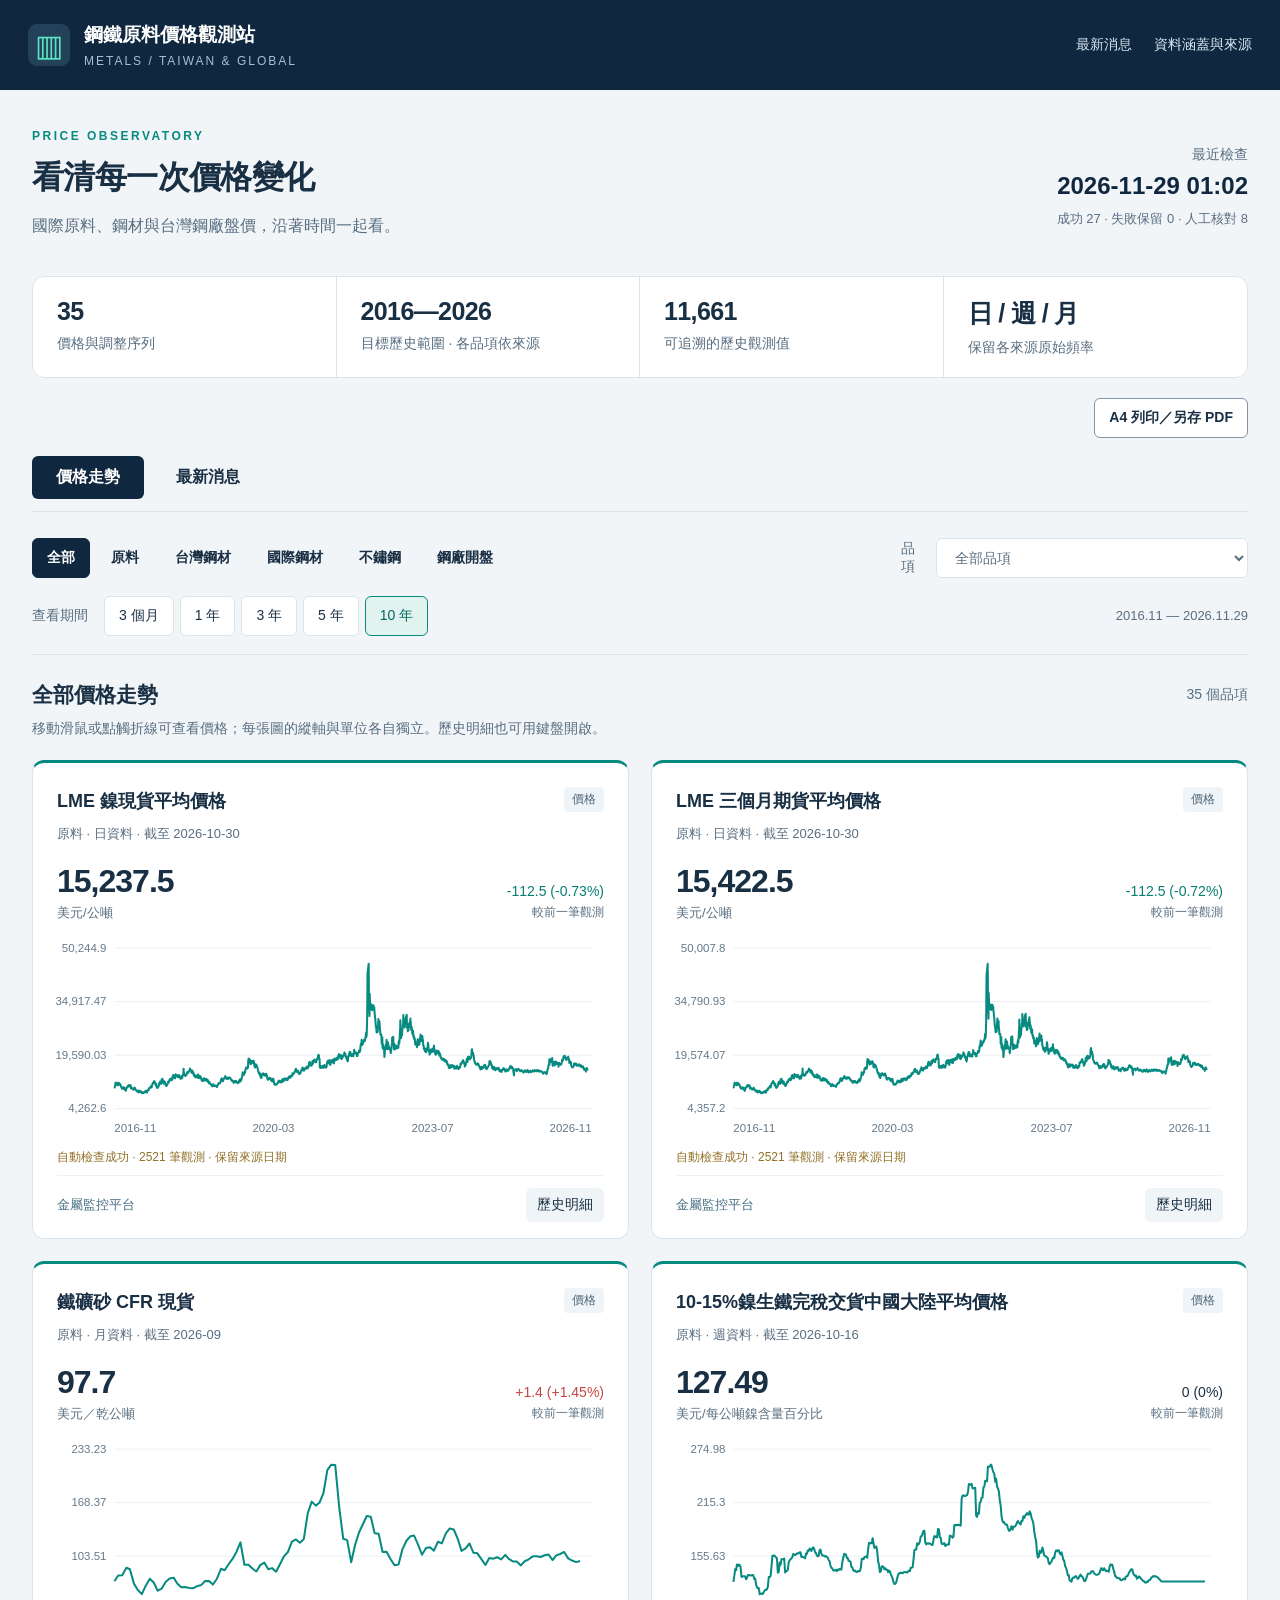
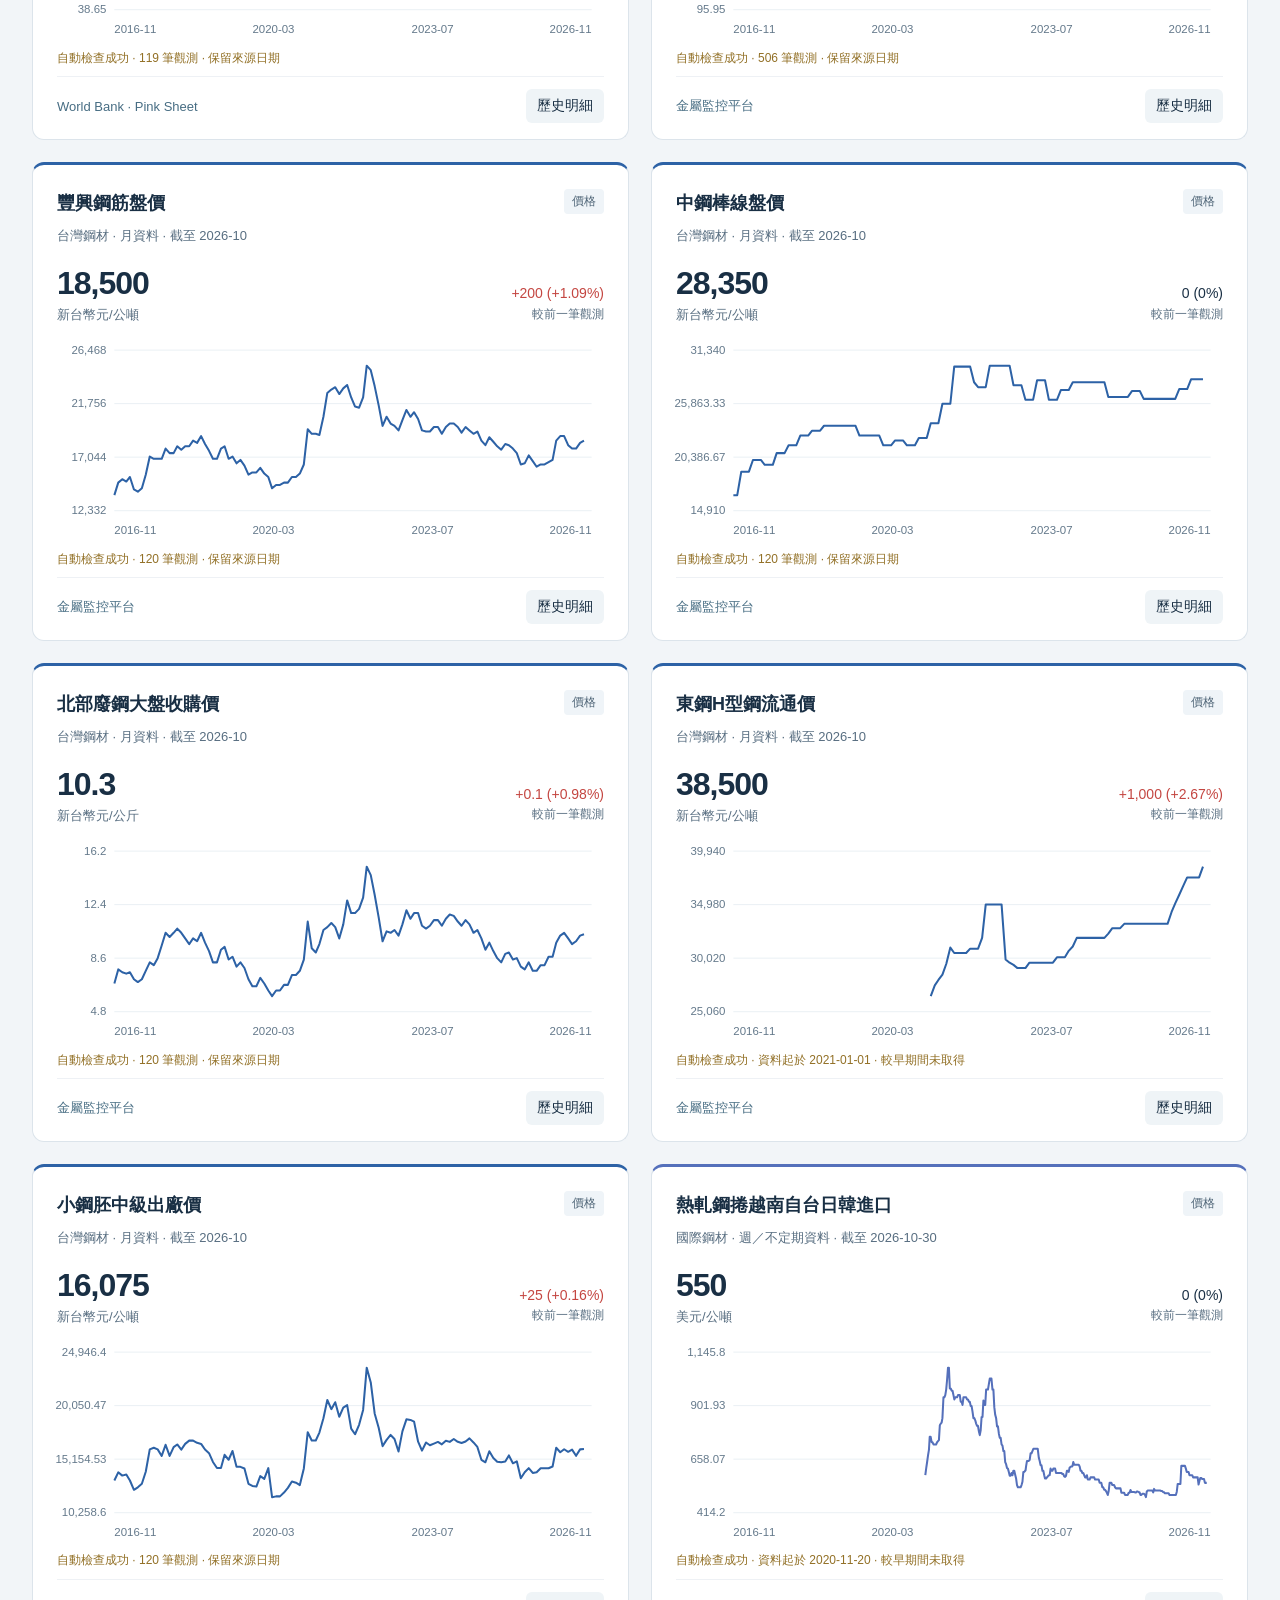
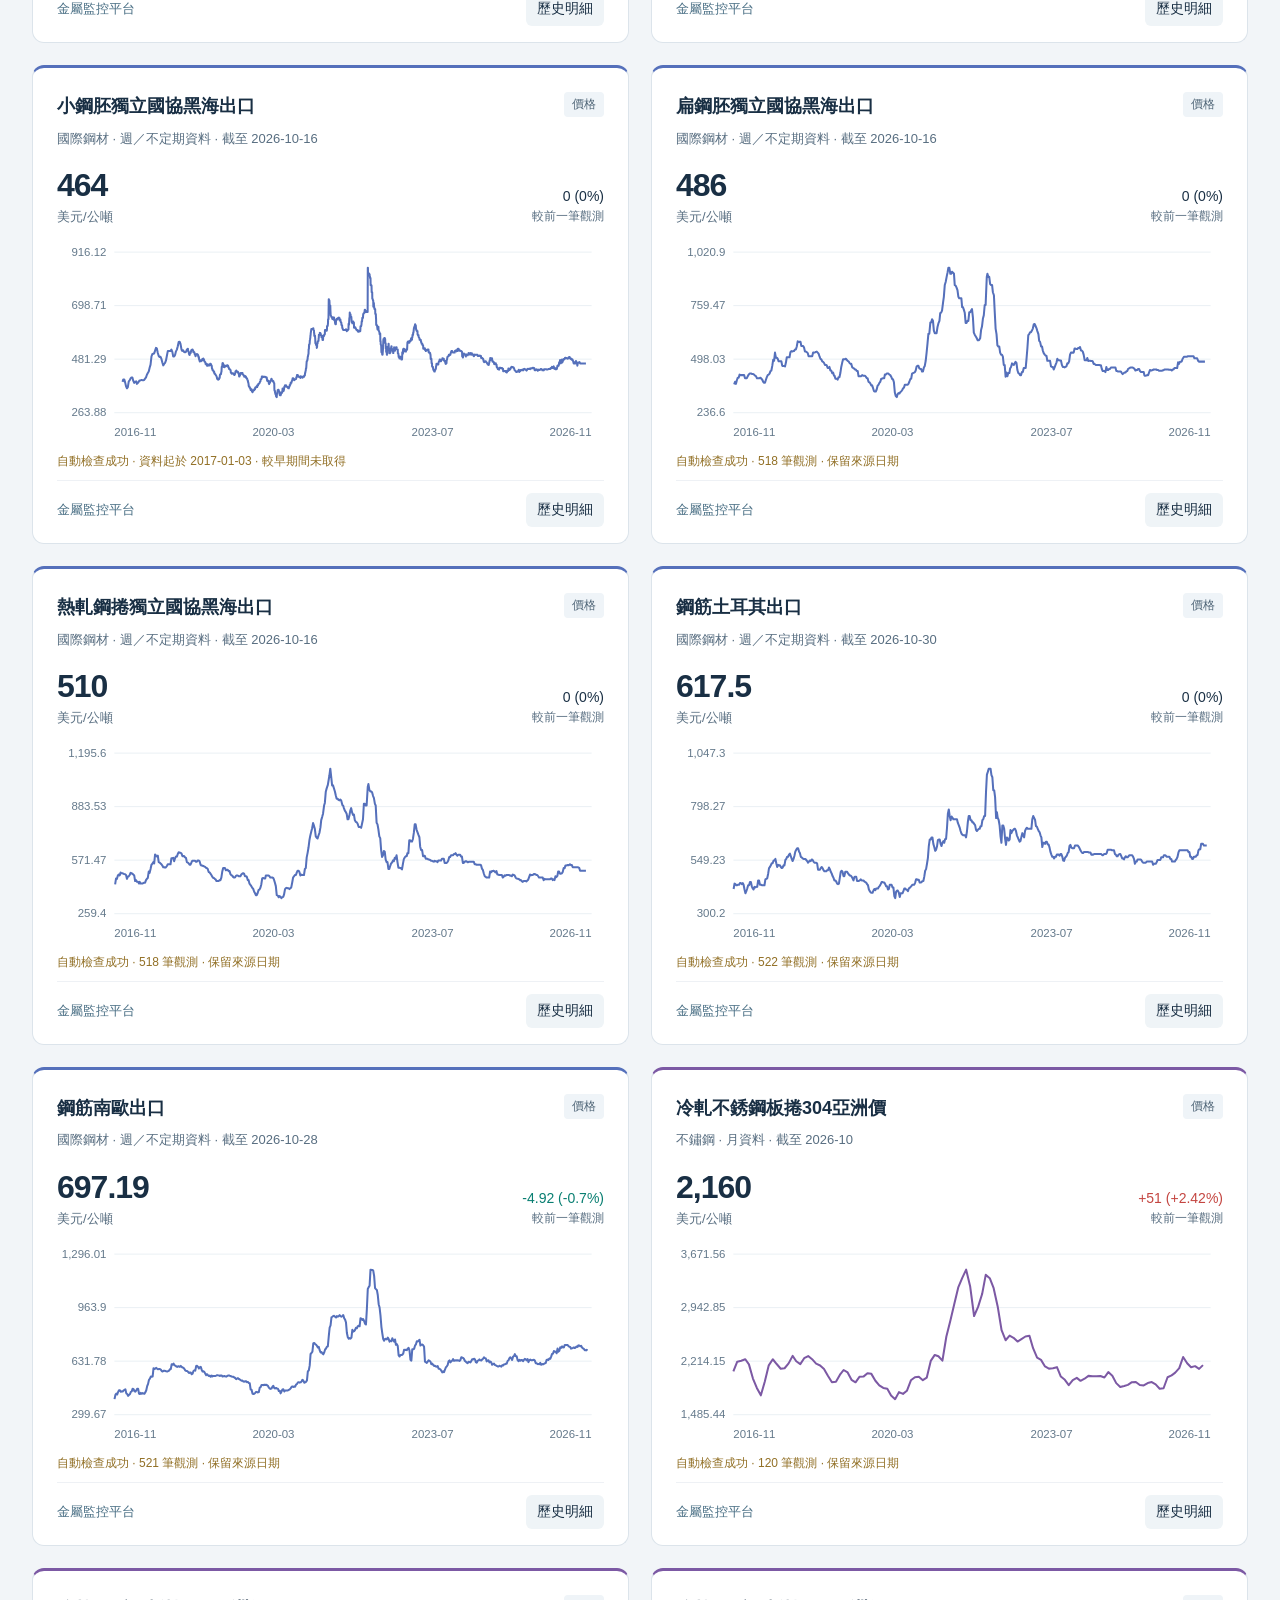
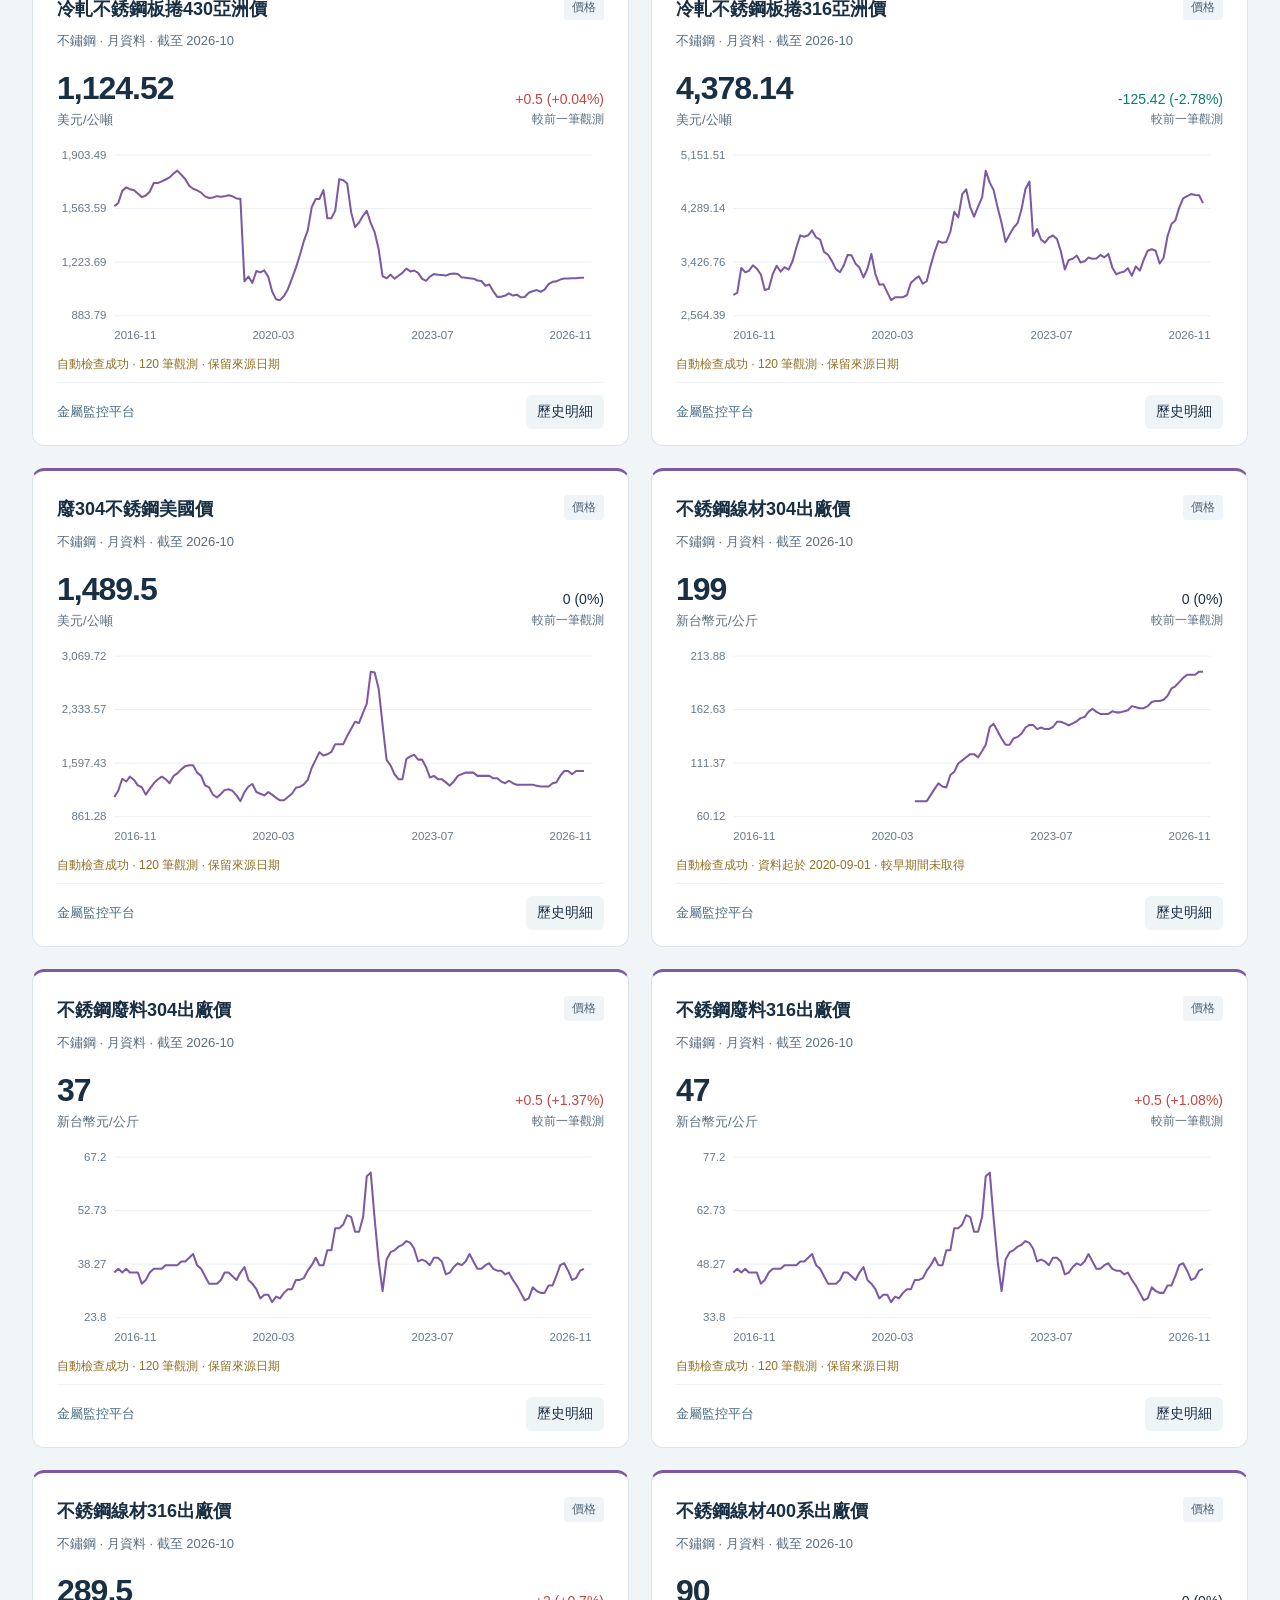
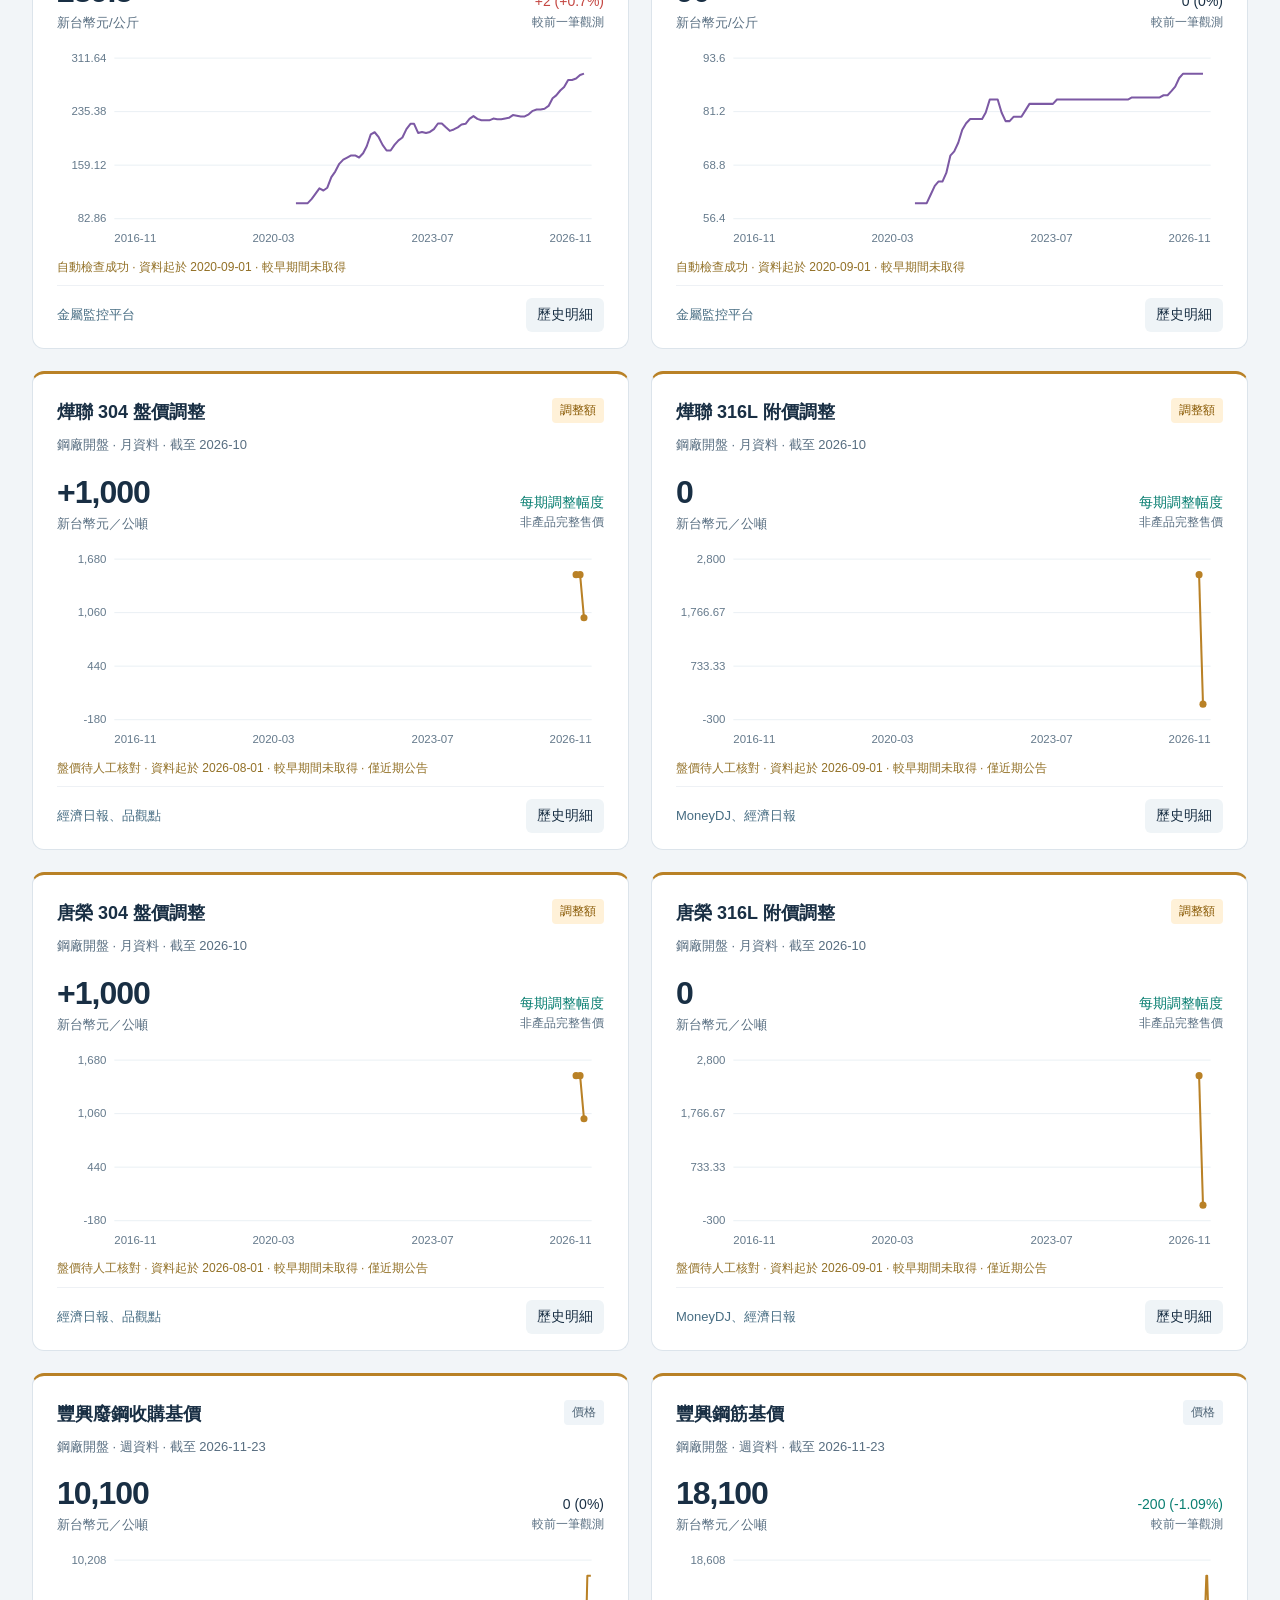
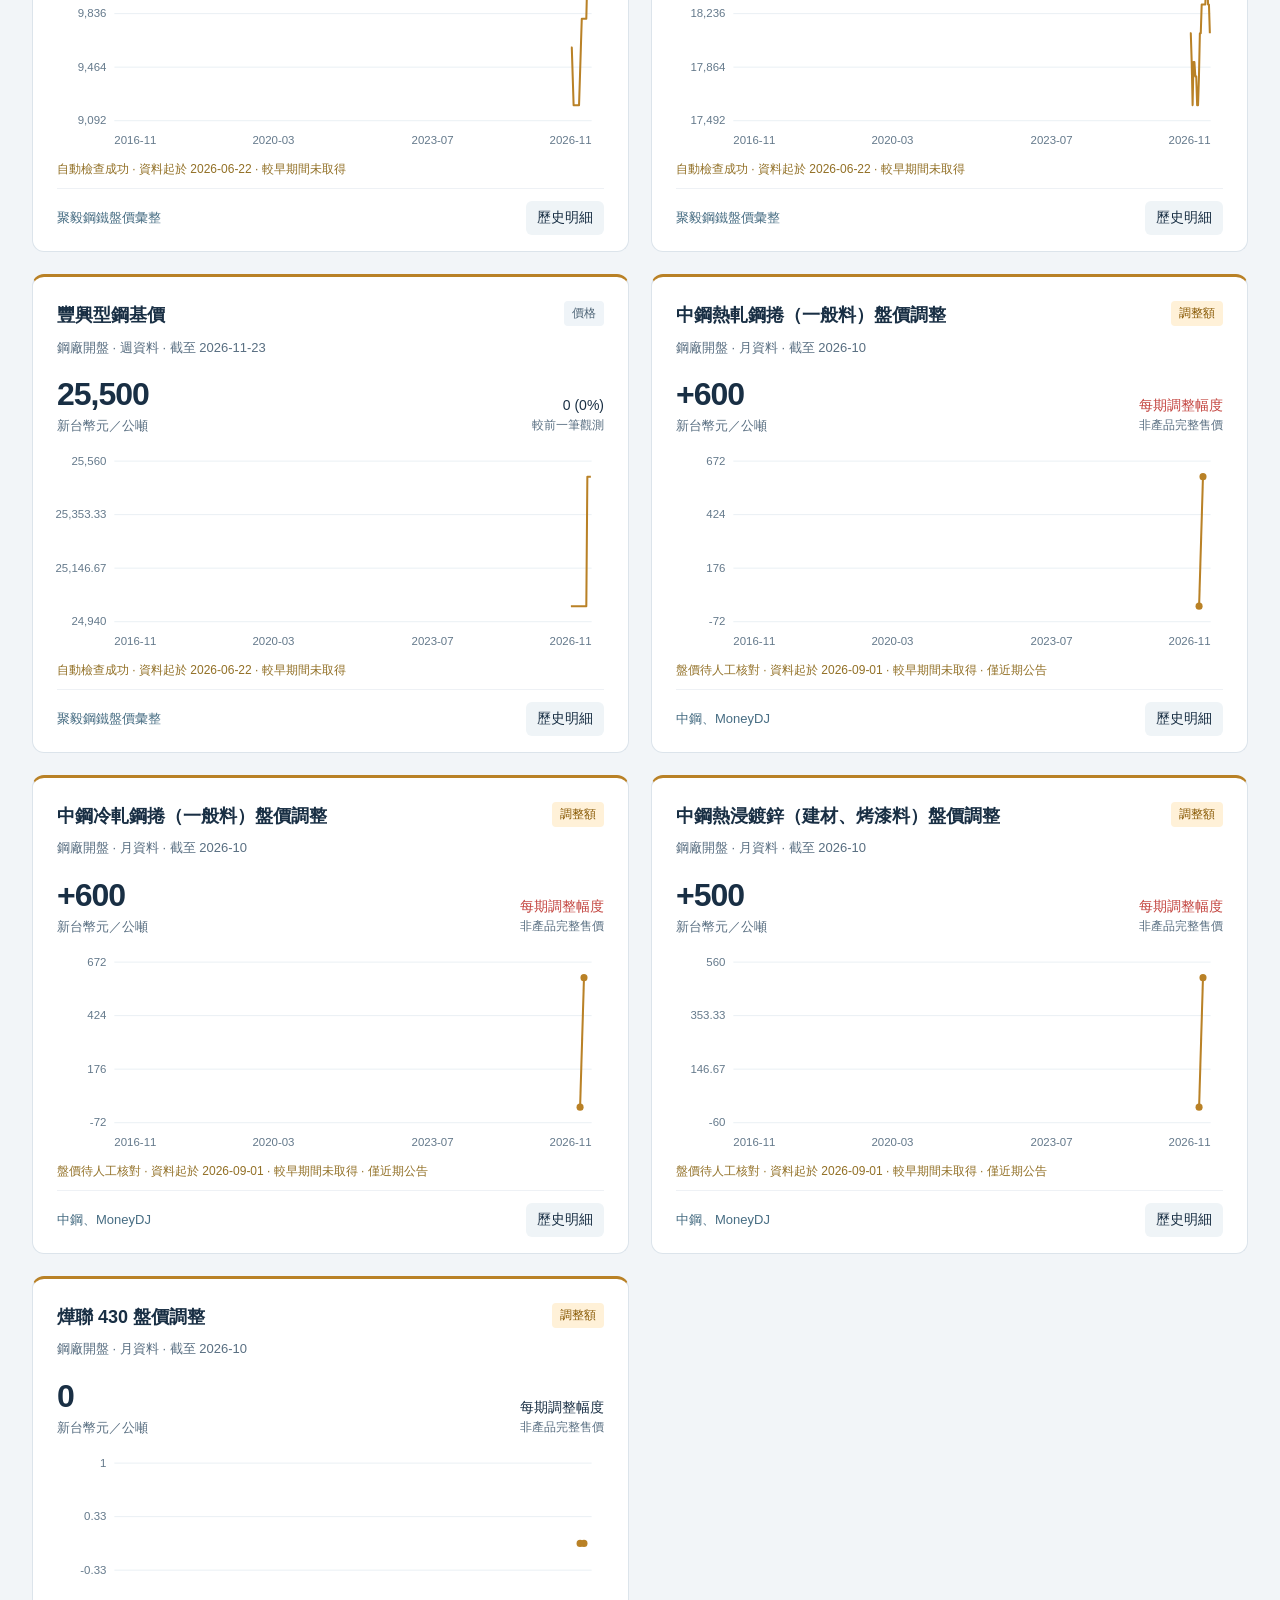
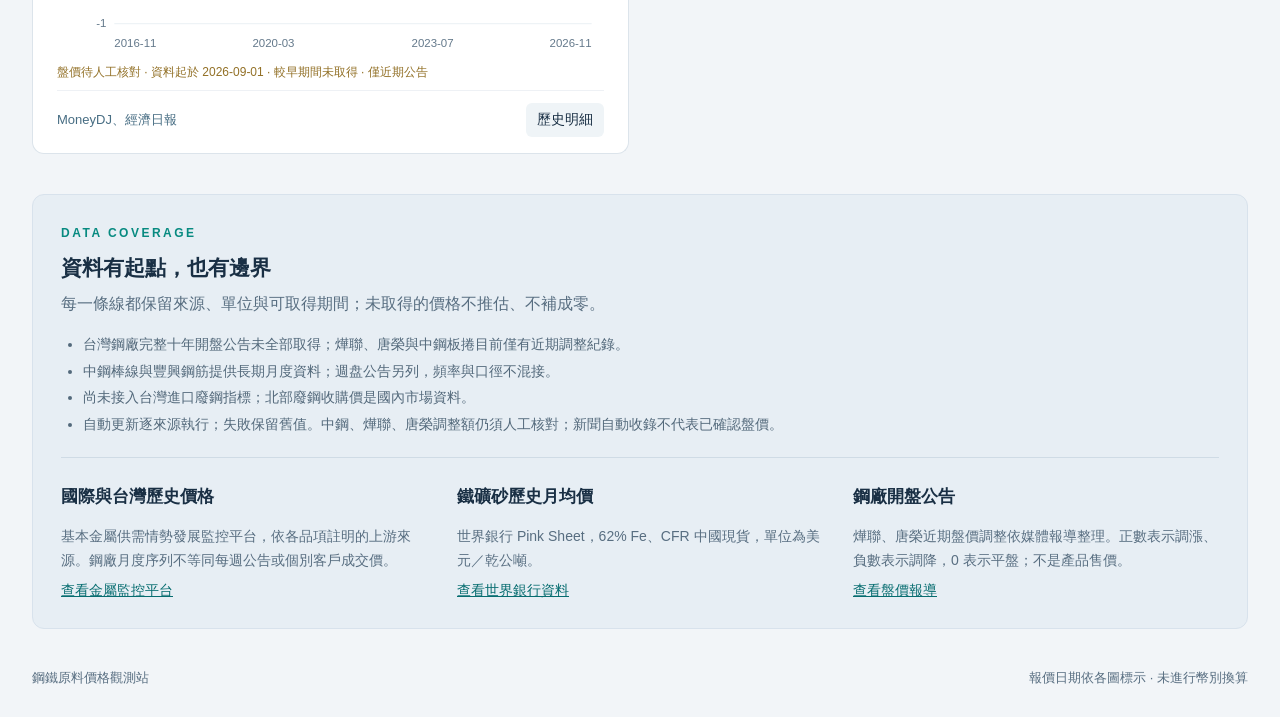
<file: docs/index.html>
<!doctype html>
<html lang="zh-Hant"><head><meta charset="UTF-8"><meta name="viewport" content="width=device-width,initial-scale=1"><title>鋼鐵原料價格觀測站</title><meta name="description" content="追蹤台灣與國際鋼鐵原料歷史价格，按品項與期間查看折線圖、鋼廠盤價及資料來源。"><link rel="icon" type="image/svg+xml" href="data:image/svg+xml,%3Csvg xmlns='http://www.w3.org/2000/svg' viewBox='0 0 32 32'%3E%3Crect width='32' height='32' rx='7' fill='%230e2238'/%3E%3Cpath d='M6 23L12 15L18 19L26 8' fill='none' stroke='%234de0bc' stroke-width='3'/%3E%3C/svg%3E"><link rel="stylesheet" href="style.css"><script src="app.js" defer></script><script src="news.js" defer></script><script src="print.js" defer></script><link rel="stylesheet" href="print.css"></head>
<body><header><div class="brand"><span class="mark">▥</span><div><strong>鋼鐵原料價格觀測站</strong><small>METALS / TAIWAN & GLOBAL</small></div></div><div class="header-links"><a href="#news">最新消息</a><a href="#coverage">資料涵蓋與來源</a></div></header>
<main><section class="intro"><div><p class="eyebrow">PRICE OBSERVATORY</p><h1>看清每一次價格變化</h1><p>國際原料、鋼材與台灣鋼廠盤價，沿著時間一起看。</p></div><div class="snapshot">最近檢查 <strong id="update-date">讀取中</strong><span id="update-state">每日排程更新</span></div></section>
<section class="overview" aria-label="資料概要"><div><strong id="series-count">—</strong><span>價格與調整序列</span></div><div><strong>2016—2026</strong><span>目標歷史範圍 · 各品項依來源</span></div><div><strong id="record-count">—</strong><span>可追溯的歷史觀測值</span></div><div><strong>日 / 週 / 月</strong><span>保留各來源原始頻率</span></div></section>
<div class="report-actions"><button id="print-open">A4 列印／另存 PDF</button></div>
<div class="view-tabs" role="tablist" aria-label="儀表板內容"><button id="tab-prices" role="tab" aria-selected="true" aria-controls="prices-panel">價格走勢</button><button id="tab-news" role="tab" aria-selected="false" aria-controls="news-panel" tabindex="-1">最新消息</button></div>
<section id="news-panel" role="tabpanel" aria-labelledby="tab-news" hidden>
<div class="news-heading"><div><p class="eyebrow">MARKET BRIEFING</p><h2>最新消息</h2><p>原料漲跌、國際鋼市與台灣鋼廠開盤資訊。</p></div><span id="news-updated" class="meta"></span></div>
<div class="news-filter"><nav id="news-categories" aria-label="新聞分類"></nav><label class="select-label">報導重點<select id="news-direction"><option>全部</option><option>漲價</option><option>平盤</option><option>供需與成本</option></select></label></div>
<div class="news-explainer"><span id="news-count" aria-live="polite"></span><span>日期為發布日；適用月份另列。供需標籤為報導重點，不代表價格預測。</span></div>
<div id="news-list" class="news-grid"><p role="status">正在載入消息…</p></div><div class="more-news-wrap"><button id="more-news" hidden>顯示更多消息</button></div>
</section>
<div id="prices-panel" role="tabpanel" aria-labelledby="tab-prices">
<section class="controls" aria-label="篩選價格"><div class="filter-row"><nav id="groups" aria-label="品項分類"></nav><label class="select-label">品項<select id="item"><option value="all">全部品項</option></select></label></div><div class="range-row"><div id="ranges" aria-label="歷史期間"><span>查看期間</span><button data-months="3">3 個月</button><button data-months="12">1 年</button><button data-months="36">3 年</button><button data-months="60">5 年</button><button data-months="120" aria-pressed="true">10 年</button></div><span id="range-caption"></span></div></section>
<div class="section-heading"><h2 id="section-title">全部價格走勢</h2><span id="result-count" aria-live="polite"></span></div><p class="chart-hint">移動滑鼠或點觸折線可查看價格；每張圖的縱軸與單位各自獨立。歷史明細也可用鍵盤開啟。</p><section id="charts" class="chart-grid" aria-label="歷史价格折線圖"><p role="status">正在載入歷史資料…</p></section>
</div>
<section id="coverage" class="coverage"><p class="eyebrow">DATA COVERAGE</p><h2>資料有起點，也有邊界</h2><p>每一條線都保留來源、單位與可取得期間；未取得的價格不推估、不補成零。</p><ul id="limitations"></ul><div class="source-grid"><div><h3>國際與台灣歷史價格</h3><p>基本金屬供需情勢發展監控平台，依各品項註明的上游來源。鋼廠月度序列不等同每週公告或個別客戶成交價。</p><a href="https://chart.metaltrade.tw/ste/domestic/12/" target="_blank" rel="noopener">查看金屬監控平台</a></div><div><h3>鐵礦砂歷史月均價</h3><p>世界銀行 Pink Sheet，62% Fe、CFR 中國現貨，單位為美元／乾公噸。</p><a href="https://www.worldbank.org/en/research/commodity-markets" target="_blank" rel="noopener">查看世界銀行資料</a></div><div><h3>鋼廠開盤公告</h3><p>燁聯、唐榮近期盤價調整依媒體報導整理。正數表示調漲、負數表示調降，0 表示平盤；不是產品售價。</p><a href="https://money.udn.com/money/story/5612/9786491" target="_blank" rel="noopener">查看盤價報導</a></div></div></section>
<footer>鋼鐵原料價格觀測站 <span>報價日期依各圖標示 · 未進行幣別換算</span></footer></main>
<dialog id="detail"><div class="dialog-head"><h2 id="detail-title"></h2><button id="close" aria-label="關閉歷史明細">關閉</button></div><p id="detail-note"></p><div class="table-wrap"><table><thead><tr><th>觀測日期／月份</th><th id="value-head">價格</th><th>較前筆</th><th>來源</th></tr></thead><tbody id="detail-body"></tbody></table></div></dialog>
<dialog id="print-dialog" aria-labelledby="print-title"><h2 id="print-title">A4 報表</h2><p class="print-help">內容放得下時使用一頁，超出時自動接續下一頁。</p><div class="print-options"><label>列印內容<select id="print-scope"><option value="current">目前分頁（依目前篩選）</option><option value="both">價格走勢＋最新消息</option><option value="prices">價格走勢</option><option value="news">最新消息</option></select></label><label><input type="checkbox" id="print-charts" checked>價格總表附歷史折線圖</label></div><p class="print-help">沿用目前品項、期間及消息篩選。新聞會列出所有符合條件的消息，不受畫面「顯示更多」限制。取消折線圖可產生較精簡的價格總表。</p><p class="print-help">在列印視窗選擇 A4、直向、縮放 100%；目的地可選印表機或「另存為 PDF」。</p><p id="print-status" role="status"></p><div class="print-buttons"><button id="print-cancel">取消</button><button id="print-run">開啟列印預覽</button></div></dialog><div id="print-report"></div>
</body></html>
</file>
<file: docs/style.css>
:root{font-family:Inter,"Noto Sans TC","Microsoft JhengHei",sans-serif;color:#192f44;background:#f2f5f8;font-size:16px;--navy:#10283f;--teal:#078a80;--muted:#586e81;--line:#dce4eb}*{box-sizing:border-box}body{margin:0}header{background:var(--navy);color:white;padding:22px max(28px,calc((100vw - 1440px)/2));display:flex;justify-content:space-between;align-items:center;gap:20px}.brand{display:flex;gap:14px;align-items:center}.mark{display:grid;place-items:center;background:#234158;color:#5be4c4;width:42px;height:42px;font-size:30px;border-radius:9px}.brand strong{font-size:19px}.brand small{display:block;letter-spacing:2px;font-size:12px;color:#a7c0d4;margin-top:6px}header a{color:#d7e6f1;text-decoration:none;font-size:14px}main{max-width:1504px;margin:auto;padding:0 32px}.intro{display:flex;align-items:center;justify-content:space-between;gap:24px;padding:36px 0 28px}.eyebrow{font-size:12px;letter-spacing:2.5px;font-weight:700;color:var(--teal);margin:0 0 10px}h1{font-size:32px;letter-spacing:-.6px;margin:0 0 12px}h2{font-size:21px;margin:0}h3{font-size:17px}p{line-height:1.7;color:var(--muted);margin:8px 0}.snapshot{text-align:right;font-size:14px;color:var(--muted);line-height:1.7;flex-shrink:0}.snapshot strong{display:block;font-size:24px;font-variant-numeric:tabular-nums;color:var(--navy)}.snapshot span{font-size:13px}.overview{display:grid;grid-template-columns:repeat(4,1fr);border:1px solid var(--line);background:white;border-radius:12px;overflow:hidden;margin-bottom:28px}.overview>div{padding:20px 24px;border-right:1px solid var(--line)}.overview>div:last-child{border:0}.overview strong{display:block;font-size:25px;font-variant-numeric:tabular-nums;letter-spacing:-.6px;margin-bottom:8px}.overview span{font-size:14px;color:var(--muted)}.controls{background:#f2f5f8;padding:2px 0 18px;border-bottom:1px solid var(--line)}.filter-row,.range-row{display:flex;align-items:center;justify-content:space-between;gap:18px;flex-wrap:wrap}.filter-row{margin-bottom:18px}nav,#ranges{display:flex;gap:6px;flex-wrap:wrap;align-items:center}button,select{font:inherit;color:inherit;border:1px solid var(--line);background:white;border-radius:6px;min-height:40px;padding:8px 14px;cursor:pointer;font-size:14px}button:hover{border-color:var(--teal);color:var(--teal)}button:focus-visible,select:focus-visible,a:focus-visible{outline:3px solid #1e9fce;outline-offset:3px}nav button{background:transparent;border-color:transparent;font-weight:600}button[aria-pressed=true]{background:var(--navy);color:white;border-color:var(--navy)}#ranges button[aria-pressed=true]{background:#e1f2ef;border-color:#078a80;color:#00675f}#ranges span,.select-label{font-size:14px;color:var(--muted)}#ranges span{margin-right:10px}.select-label{display:flex;align-items:center;gap:10px}select{max-width:330px;width:100%;text-overflow:ellipsis}#range-caption{font-size:13px;color:var(--muted)}.section-heading{display:flex;align-items:center;justify-content:space-between;gap:12px;margin-top:26px}.section-heading span{font-size:14px;color:var(--muted)}.chart-hint{font-size:14px;margin:8px 0 20px}.chart-grid{display:grid;grid-template-columns:repeat(2,minmax(0,1fr));gap:22px}.card{background:white;border:1px solid var(--line);border-radius:12px;padding:24px 24px 16px;min-width:0;border-top:3px solid var(--accent,#078a80)}.card-head{display:flex;justify-content:space-between;align-items:flex-start;gap:12px}.card h3{margin:0 0 8px;line-height:1.6;font-size:18px}.meta{font-size:13px;color:var(--muted);line-height:1.6}.badge{font-size:12px;white-space:nowrap;background:#eff4f8;color:#4f6577;padding:4px 8px;border-radius:4px}.badge.warn{background:#fff1d8;color:#875700}.price-row{display:flex;justify-content:space-between;align-items:flex-end;gap:12px;margin:18px 0 12px}.price{font-size:32px;font-weight:650;letter-spacing:-1px;font-variant-numeric:tabular-nums}.unit{font-size:13px;color:var(--muted);display:block;margin-top:4px}.change{text-align:right;font-size:14px;line-height:1.6}.change small{display:block;color:var(--muted);font-size:12px}.up{color:#c44641}.down{color:#087e71}.plot{position:relative}.plot svg{width:100%;height:auto;display:block;overflow:visible;touch-action:pan-y}.plot text{fill:#64798b;font-size:13px;font-family:inherit}.tooltip{position:absolute;z-index:2;background:#10283f;color:#fff;font-size:13px;padding:9px 12px;border-radius:6px;pointer-events:none;white-space:nowrap;top:8px;left:70px;box-shadow:0 6px 20px #10283f22;display:none}.chart-foot{border-top:1px solid #eef1f5;margin-top:8px;padding-top:12px;display:flex;justify-content:space-between;align-items:center;gap:12px}.chart-foot button{border:0;background:#eff4f7;padding:6px 11px;min-height:34px}.chart-foot a{font-size:13px;color:#476d83;text-decoration:none}.coverage-tag{color:#927026;font-size:12px;margin:10px 0 0;min-height:18px}.coverage{margin:40px 0;background:#e7eef4;border:1px solid #d8e2ec;border-radius:12px;padding:28px}.coverage ul{padding-left:22px;color:#53697b;font-size:14px;line-height:1.9}.source-grid{display:grid;grid-template-columns:repeat(3,1fr);gap:30px;margin-top:20px;border-top:1px solid #cfdbe5;padding-top:10px}.source-grid p,.source-grid a{font-size:14px}.source-grid a{color:#076d70}footer{display:flex;justify-content:space-between;gap:14px;flex-wrap:wrap;font-size:13px;color:var(--muted);padding:0 0 30px}dialog{border:1px solid var(--line);border-radius:14px;width:min(900px,94vw);max-height:85vh;padding:26px;color:var(--navy)}dialog::backdrop{background:#0b223a99}.dialog-head{display:flex;align-items:center;justify-content:space-between;gap:15px}#detail-note{font-size:14px;margin:18px 0}.table-wrap{overflow:auto;max-height:58vh}table{border-collapse:collapse;width:100%;font-size:14px}th,td{padding:12px;text-align:left;border-bottom:1px solid var(--line);white-space:nowrap}th{background:#edf3f7;position:sticky;top:0}td:nth-child(2),td:nth-child(3){font-variant-numeric:tabular-nums}td a{color:var(--teal)}.empty{padding:55px 15px;text-align:center;color:var(--muted)}@media(min-width:1600px){.chart-grid{grid-template-columns:repeat(3,minmax(0,1fr))}.price{font-size:28px}}@media(max-width:800px){main{padding:0 18px}header{padding:18px}.brand strong{font-size:16px}header>a{display:none}.intro{padding:26px 0;align-items:flex-start;flex-direction:column;gap:10px}h1{font-size:27px}.snapshot{text-align:left}.snapshot strong{display:inline;margin-left:8px;font-size:18px}.snapshot span{display:block}.overview{grid-template-columns:repeat(2,1fr)}.overview>div{padding:16px;border-bottom:1px solid var(--line)}.overview strong{font-size:22px}.chart-grid{grid-template-columns:1fr}.card{padding:19px 16px 14px}.source-grid{grid-template-columns:1fr;gap:12px}.coverage{padding:22px}.select-label{width:100%}select{max-width:none}.price{font-size:30px}.section-heading{align-items:flex-start}.chart-hint{font-size:13px}dialog{padding:18px}nav{gap:2px}nav button{padding:8px 10px}}

[hidden]{display:none!important}.header-links{display:flex;gap:22px}.view-tabs{display:flex;gap:8px;border-bottom:1px solid var(--line);margin-bottom:24px;padding-bottom:12px}.view-tabs button{border:0;background:transparent;padding:11px 24px;font-size:16px;font-weight:650}.view-tabs button[aria-selected=true]{background:var(--navy);color:#fff}.news-heading{display:flex;align-items:center;justify-content:space-between;gap:18px;margin:28px 0 20px}.news-filter{display:flex;justify-content:space-between;gap:16px;align-items:center;flex-wrap:wrap}.news-explainer{display:flex;justify-content:space-between;gap:16px;flex-wrap:wrap;color:var(--muted);font-size:13px;line-height:1.6;margin:18px 0}.news-grid{display:grid;grid-template-columns:repeat(2,minmax(0,1fr));gap:20px}.news-card{background:#fff;border:1px solid var(--line);border-radius:12px;padding:24px;display:flex;flex-direction:column}.news-meta{display:flex;align-items:center;gap:12px;flex-wrap:wrap;font-size:13px;color:var(--muted)}.news-meta time{font-variant-numeric:tabular-nums}.news-signal{margin-left:auto;padding:4px 9px;border-radius:4px;font-weight:600}.news-signal.rise{background:#fff0ee;color:#b93b36}.news-signal.fall{background:#e5f4ee;color:#087b62}.news-signal.neutral{background:#edf2f7;color:#4c657c}.news-card h3{font-size:20px;line-height:1.55;margin:15px 0 8px}.news-card h3 a{color:var(--navy);text-decoration:none}.news-card h3 a:hover{color:var(--teal);text-decoration:underline}.news-effective{font-size:13px;color:#6a7c8b}.news-card p{font-size:15px;line-height:1.8;margin:14px 0 18px}.news-tags{display:flex;gap:7px;flex-wrap:wrap;margin-top:auto}.news-tags span{background:#f1f5f8;color:#526b7b;border-radius:4px;padding:4px 8px;font-size:12px}.news-bottom{display:flex;align-items:center;justify-content:space-between;gap:10px;margin-top:18px;padding-top:14px;border-top:1px solid #e8eef3}.news-bottom a{font-size:13px;color:#346a7a;text-decoration:none}.news-bottom button{font-size:13px;min-height:34px;padding:6px 10px;background:#eff4f7;border:0}.more-news-wrap{text-align:center;margin:24px 0}.more-news-wrap button{padding:12px 25px}.news-heading .meta{text-align:right}@media(max-width:800px){.news-grid{grid-template-columns:1fr}.news-heading{align-items:flex-start;flex-direction:column}.news-heading .meta{text-align:left}.news-card{padding:20px}.news-card h3{font-size:18px}.header-links{gap:12px}.header-links a:last-child{display:none}.view-tabs button{flex:1}.news-filter .select-label{width:100%}.news-explainer{gap:8px}.news-card p{font-size:16px}}
</file>
<file: docs/print.css>
#print-report{display:none}.report-actions{display:flex;justify-content:flex-end;margin:-8px 0 18px}.report-actions button{background:#fff;border-color:#8195a6;font-weight:600}.print-options{display:grid;gap:20px;margin:22px 0}.print-options label{display:flex;gap:12px;align-items:center;font-size:16px}.print-options select{max-width:none;flex:1}.print-options input{width:19px;height:19px;accent-color:#078a80}.print-buttons{display:flex;gap:12px;justify-content:flex-end}.print-buttons #print-run{background:#10283f;color:#fff}.print-help{font-size:14px}#print-status{color:#b93b36;font-size:14px;min-height:22px}#print-dialog{max-width:600px}
@page{size:A4 portrait;margin:12mm 12mm 14mm}
@media print{
 html,body{margin:0!important;padding:0!important;background:white!important;color:#111!important;font-size:10pt!important;-webkit-print-color-adjust:exact;print-color-adjust:exact}
 body>header,body>main,body>dialog{display:none!important}body>#print-report{display:block!important;width:auto!important;max-width:none!important;margin:0!important;padding:0!important;font-family:"Microsoft JhengHei","Noto Sans TC",sans-serif;font-size:10pt;line-height:1.55}
 #print-report *{box-shadow:none!important;text-shadow:none!important;box-sizing:border-box}#print-report a{color:#233f52;text-decoration:none}#print-report p{font-size:9pt;line-height:1.55;color:#333;margin:2mm 0}
 .report-title{border-bottom:1.5pt solid #10283f;padding-bottom:3mm;margin-bottom:3mm;break-inside:avoid}.report-title>span{font-size:8pt;letter-spacing:1.5pt;color:#52697b}.report-title h1{font-size:19pt;margin:2mm 0;letter-spacing:0}.report-context{background:#f2f5f7;padding:2mm 3mm;margin-bottom:5mm;break-inside:avoid}.report-context p{margin:1mm 0!important;font-size:9pt!important}
 .report-section-title{font-size:13pt;margin:5mm 0 3mm;border-bottom:1px solid #cbd7df;padding-bottom:2mm;break-after:avoid;page-break-after:avoid}
 .report-table{width:100%;table-layout:fixed;border-collapse:collapse;font-size:9pt;margin-bottom:5mm}.report-table thead{display:table-header-group}.report-table tr{break-inside:avoid;page-break-inside:avoid}.report-table th,.report-table td{position:static;padding:2.2mm 2mm;white-space:normal;border-bottom:1px solid #d6dfe6;vertical-align:top;overflow-wrap:anywhere}.report-table th{background:#eaf0f4;color:#182f42}.report-table th:first-child{width:51%}.report-table th:nth-child(2){width:19%}.report-table th:nth-child(3),.report-table th:nth-child(4){width:15%}.report-table td:nth-child(n+2){font-variant-numeric:tabular-nums}.report-table small{display:block;font-size:8pt;line-height:1.5;color:#435869;margin-top:1mm}
 .report-chart{margin:0 0 4mm;padding:3mm;border:1px solid #d3dde5;break-inside:avoid;page-break-inside:avoid}.report-chart figcaption{display:flex;flex-direction:column;gap:1mm;margin-bottom:1mm}.report-chart figcaption strong{font-size:11pt}.report-chart figcaption span{font-size:8pt;color:#435869}.report-chart .plot svg{display:block;width:100%;height:auto;max-height:65mm;overflow:visible}.report-chart .plot text{font-size:13px;fill:#3b4f60}.report-chart .tooltip,.report-chart .cross,.report-chart .spot{display:none!important}.report-chart p{font-size:8pt!important;margin:1mm 0 0!important}.report-chart .empty{padding:8mm;font-size:10pt}
 .report-news{padding:3mm 0;border-bottom:1px solid #d7e0e7;break-inside:avoid;page-break-inside:avoid}.report-news-meta{font-size:8pt;color:#435869}.report-news h3{font-size:11pt;line-height:1.5;margin:1mm 0}.report-news .report-effective,.report-news .report-source{font-size:8pt!important;color:#435869!important}.report-end{border-top:1px solid #bdcbd6;padding-top:3mm;margin-top:5mm!important;font-size:8pt!important;break-inside:avoid}
}
@media print{.report-end{break-before:avoid;page-break-before:avoid;margin-top:2mm!important;padding-top:1mm}}
</file>
